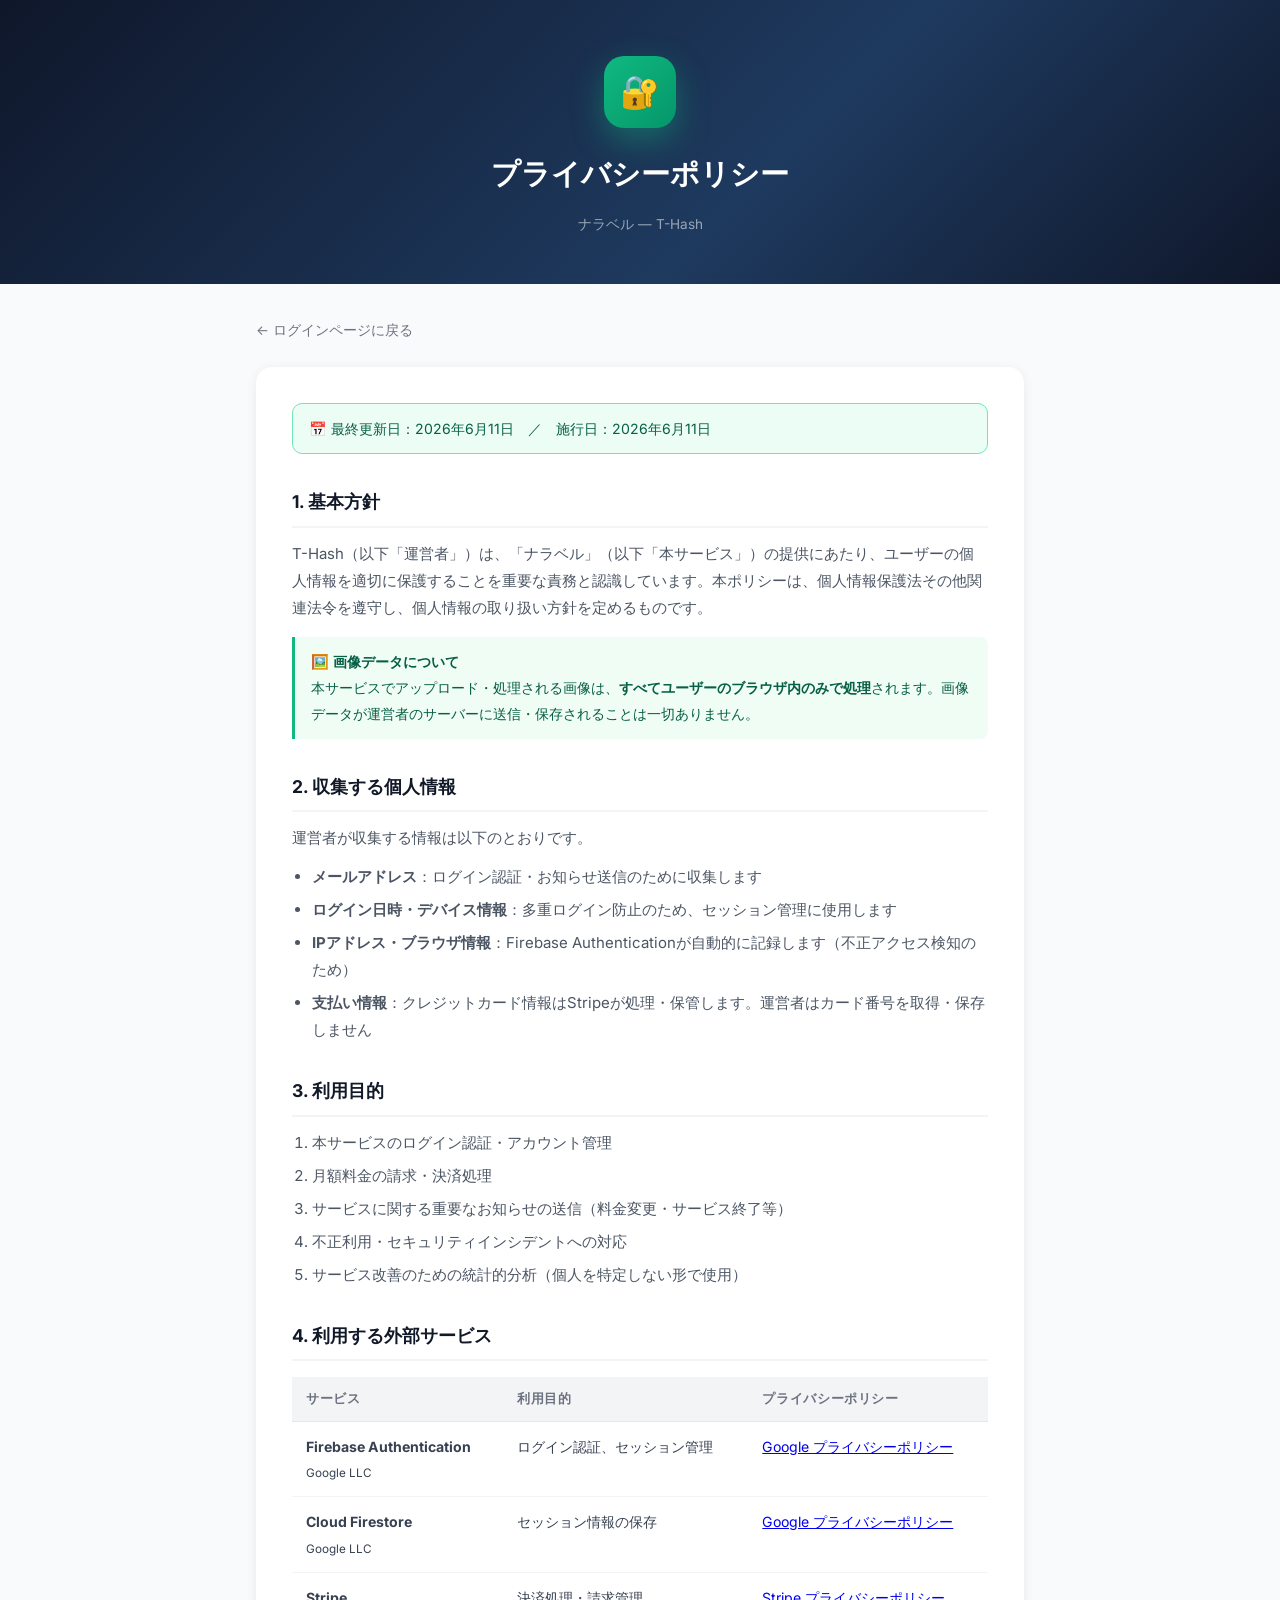
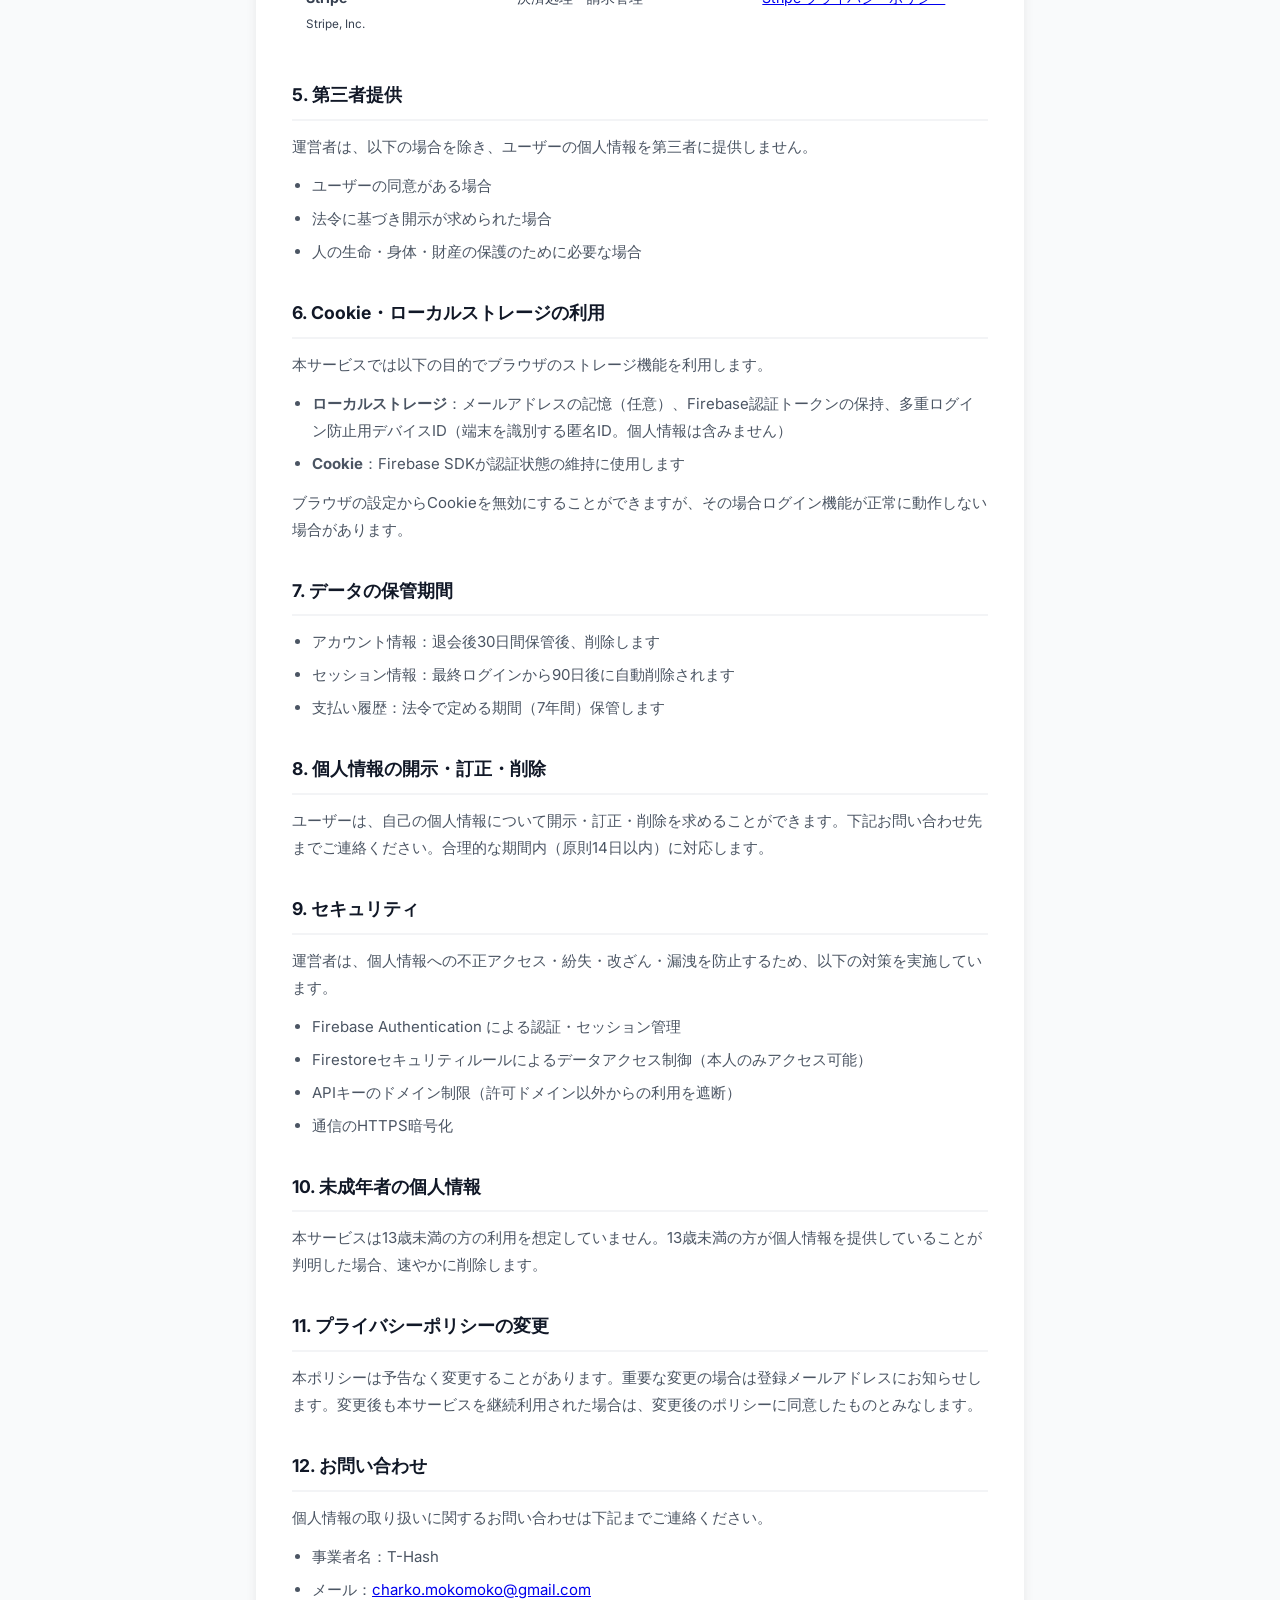
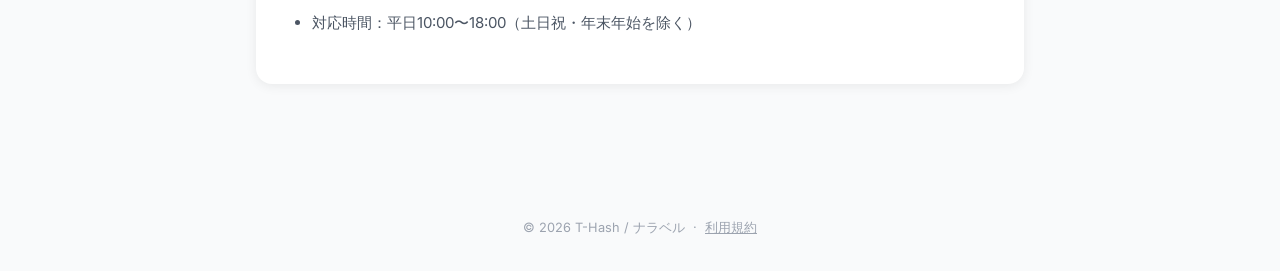
<file: privacy.html>
<!DOCTYPE html>
<html lang="ja">
<head>
  <meta charset="UTF-8">
  <meta name="viewport" content="width=device-width, initial-scale=1.0">
  <title>プライバシーポリシー — ナラベル</title>
  <link rel="preconnect" href="https://fonts.googleapis.com">
  <link href="https://fonts.googleapis.com/css2?family=Inter:wght@400;500;600;700&display=swap" rel="stylesheet">
  <style>
    *{box-sizing:border-box;margin:0;padding:0;}
    body{font-family:Inter,-apple-system,BlinkMacSystemFont,'Segoe UI','Noto Sans JP',sans-serif;background:#f9fafb;color:#374151;line-height:1.8;font-size:15px;}

    .cover{background:linear-gradient(135deg,#0f172a 0%,#1e3a5f 60%,#0f172a 100%);color:white;text-align:center;padding:56px 24px 48px;}
    .cover-icon{width:72px;height:72px;border-radius:20px;background:linear-gradient(135deg,#10b981,#059669);display:flex;align-items:center;justify-content:center;font-size:2rem;margin:0 auto 20px;box-shadow:0 12px 32px rgba(16,185,129,.4);}
    .cover h1{font-size:1.8rem;font-weight:700;margin-bottom:8px;}
    .cover .meta{font-size:.85rem;opacity:.55;margin-top:12px;}

    .content{max-width:800px;margin:0 auto;padding:32px 16px 80px;}

    .back-link{display:inline-flex;align-items:center;gap:6px;color:#6b7280;font-size:.85rem;text-decoration:none;margin-bottom:24px;}
    .back-link:hover{color:#374151;}

    .card{background:white;border-radius:16px;padding:36px;margin-bottom:20px;box-shadow:0 2px 12px rgba(0,0,0,.07);}

    .updated{background:#ecfdf5;border:1px solid #6ee7b7;border-radius:10px;padding:12px 16px;font-size:.88rem;color:#065f46;margin-bottom:32px;}

    h2{font-size:1.1rem;font-weight:700;color:#111827;margin:32px 0 12px;padding-bottom:8px;border-bottom:2px solid #f3f4f6;}
    h2:first-of-type{margin-top:0;}

    p{margin-bottom:12px;color:#4b5563;}
    ol,ul{padding-left:20px;margin-bottom:12px;color:#4b5563;}
    li{margin-bottom:6px;}

    .highlight{background:#f0fdf4;border-left:3px solid #10b981;border-radius:0 8px 8px 0;padding:12px 16px;margin:16px 0;font-size:.9rem;color:#065f46;}
    .highlight.warn{background:#fef9c3;border-color:#f59e0b;color:#92400e;}

    .service-table{width:100%;border-collapse:collapse;margin:16px 0;}
    .service-table th{background:#f3f4f6;color:#6b7280;font-size:.8rem;font-weight:600;letter-spacing:.05em;padding:10px 14px;text-align:left;border-bottom:1px solid #e5e7eb;}
    .service-table td{padding:12px 14px;font-size:.88rem;border-bottom:1px solid #f3f4f6;color:#374151;vertical-align:top;}
    .service-table tr:last-child td{border-bottom:none;}

    footer{text-align:center;color:#9ca3af;font-size:.8rem;padding:32px 16px;}
  </style>
</head>
<body>

<div class="cover">
  <div class="cover-icon">🔐</div>
  <h1>プライバシーポリシー</h1>
  <div class="meta">ナラベル — T-Hash</div>
</div>

<div class="content">
  <a href="index.html" class="back-link">← ログインページに戻る</a>

  <div class="card">
    <div class="updated">📅 最終更新日：2026年6月11日　／　施行日：2026年6月11日</div>

    <h2>1. 基本方針</h2>
    <p>T-Hash（以下「運営者」）は、「ナラベル」（以下「本サービス」）の提供にあたり、ユーザーの個人情報を適切に保護することを重要な責務と認識しています。本ポリシーは、個人情報保護法その他関連法令を遵守し、個人情報の取り扱い方針を定めるものです。</p>

    <div class="highlight">
      🖼️ <strong>画像データについて</strong><br>
      本サービスでアップロード・処理される画像は、<strong>すべてユーザーのブラウザ内のみで処理</strong>されます。画像データが運営者のサーバーに送信・保存されることは一切ありません。
    </div>

    <h2>2. 収集する個人情報</h2>
    <p>運営者が収集する情報は以下のとおりです。</p>
    <ul>
      <li><strong>メールアドレス</strong>：ログイン認証・お知らせ送信のために収集します</li>
      <li><strong>ログイン日時・デバイス情報</strong>：多重ログイン防止のため、セッション管理に使用します</li>
      <li><strong>IPアドレス・ブラウザ情報</strong>：Firebase Authenticationが自動的に記録します（不正アクセス検知のため）</li>
      <li><strong>支払い情報</strong>：クレジットカード情報はStripeが処理・保管します。運営者はカード番号を取得・保存しません</li>
    </ul>

    <h2>3. 利用目的</h2>
    <ol>
      <li>本サービスのログイン認証・アカウント管理</li>
      <li>月額料金の請求・決済処理</li>
      <li>サービスに関する重要なお知らせの送信（料金変更・サービス終了等）</li>
      <li>不正利用・セキュリティインシデントへの対応</li>
      <li>サービス改善のための統計的分析（個人を特定しない形で使用）</li>
    </ol>

    <h2>4. 利用する外部サービス</h2>
    <table class="service-table">
      <thead>
        <tr><th>サービス</th><th>利用目的</th><th>プライバシーポリシー</th></tr>
      </thead>
      <tbody>
        <tr>
          <td><strong>Firebase Authentication</strong><br><small>Google LLC</small></td>
          <td>ログイン認証、セッション管理</td>
          <td><a href="https://policies.google.com/privacy" target="_blank" rel="noopener">Google プライバシーポリシー</a></td>
        </tr>
        <tr>
          <td><strong>Cloud Firestore</strong><br><small>Google LLC</small></td>
          <td>セッション情報の保存</td>
          <td><a href="https://policies.google.com/privacy" target="_blank" rel="noopener">Google プライバシーポリシー</a></td>
        </tr>
        <tr>
          <td><strong>Stripe</strong><br><small>Stripe, Inc.</small></td>
          <td>決済処理・請求管理</td>
          <td><a href="https://stripe.com/jp/privacy" target="_blank" rel="noopener">Stripe プライバシーポリシー</a></td>
        </tr>
      </tbody>
    </table>

    <h2>5. 第三者提供</h2>
    <p>運営者は、以下の場合を除き、ユーザーの個人情報を第三者に提供しません。</p>
    <ul>
      <li>ユーザーの同意がある場合</li>
      <li>法令に基づき開示が求められた場合</li>
      <li>人の生命・身体・財産の保護のために必要な場合</li>
    </ul>

    <h2>6. Cookie・ローカルストレージの利用</h2>
    <p>本サービスでは以下の目的でブラウザのストレージ機能を利用します。</p>
    <ul>
      <li><strong>ローカルストレージ</strong>：メールアドレスの記憶（任意）、Firebase認証トークンの保持、多重ログイン防止用デバイスID（端末を識別する匿名ID。個人情報は含みません）</li>
      <li><strong>Cookie</strong>：Firebase SDKが認証状態の維持に使用します</li>
    </ul>
    <p>ブラウザの設定からCookieを無効にすることができますが、その場合ログイン機能が正常に動作しない場合があります。</p>

    <h2>7. データの保管期間</h2>
    <ul>
      <li>アカウント情報：退会後30日間保管後、削除します</li>
      <li>セッション情報：最終ログインから90日後に自動削除されます</li>
      <li>支払い履歴：法令で定める期間（7年間）保管します</li>
    </ul>

    <h2>8. 個人情報の開示・訂正・削除</h2>
    <p>ユーザーは、自己の個人情報について開示・訂正・削除を求めることができます。下記お問い合わせ先までご連絡ください。合理的な期間内（原則14日以内）に対応します。</p>

    <h2>9. セキュリティ</h2>
    <p>運営者は、個人情報への不正アクセス・紛失・改ざん・漏洩を防止するため、以下の対策を実施しています。</p>
    <ul>
      <li>Firebase Authentication による認証・セッション管理</li>
      <li>Firestoreセキュリティルールによるデータアクセス制御（本人のみアクセス可能）</li>
      <li>APIキーのドメイン制限（許可ドメイン以外からの利用を遮断）</li>
      <li>通信のHTTPS暗号化</li>
    </ul>

    <h2>10. 未成年者の個人情報</h2>
    <p>本サービスは13歳未満の方の利用を想定していません。13歳未満の方が個人情報を提供していることが判明した場合、速やかに削除します。</p>

    <h2>11. プライバシーポリシーの変更</h2>
    <p>本ポリシーは予告なく変更することがあります。重要な変更の場合は登録メールアドレスにお知らせします。変更後も本サービスを継続利用された場合は、変更後のポリシーに同意したものとみなします。</p>

    <h2>12. お問い合わせ</h2>
    <p>個人情報の取り扱いに関するお問い合わせは下記までご連絡ください。</p>
    <ul>
      <li>事業者名：T-Hash</li>
      <li>メール：<a href="mailto:charko.mokomoko@gmail.com">charko.mokomoko@gmail.com</a></li>
      <li>対応時間：平日10:00〜18:00（土日祝・年末年始を除く）</li>
    </ul>
  </div>
</div>

<footer>
  &copy; 2026 T-Hash / ナラベル &nbsp;·&nbsp;
  <a href="terms.html" style="color:#9ca3af;">利用規約</a>
</footer>

</body>
</html>
</file>
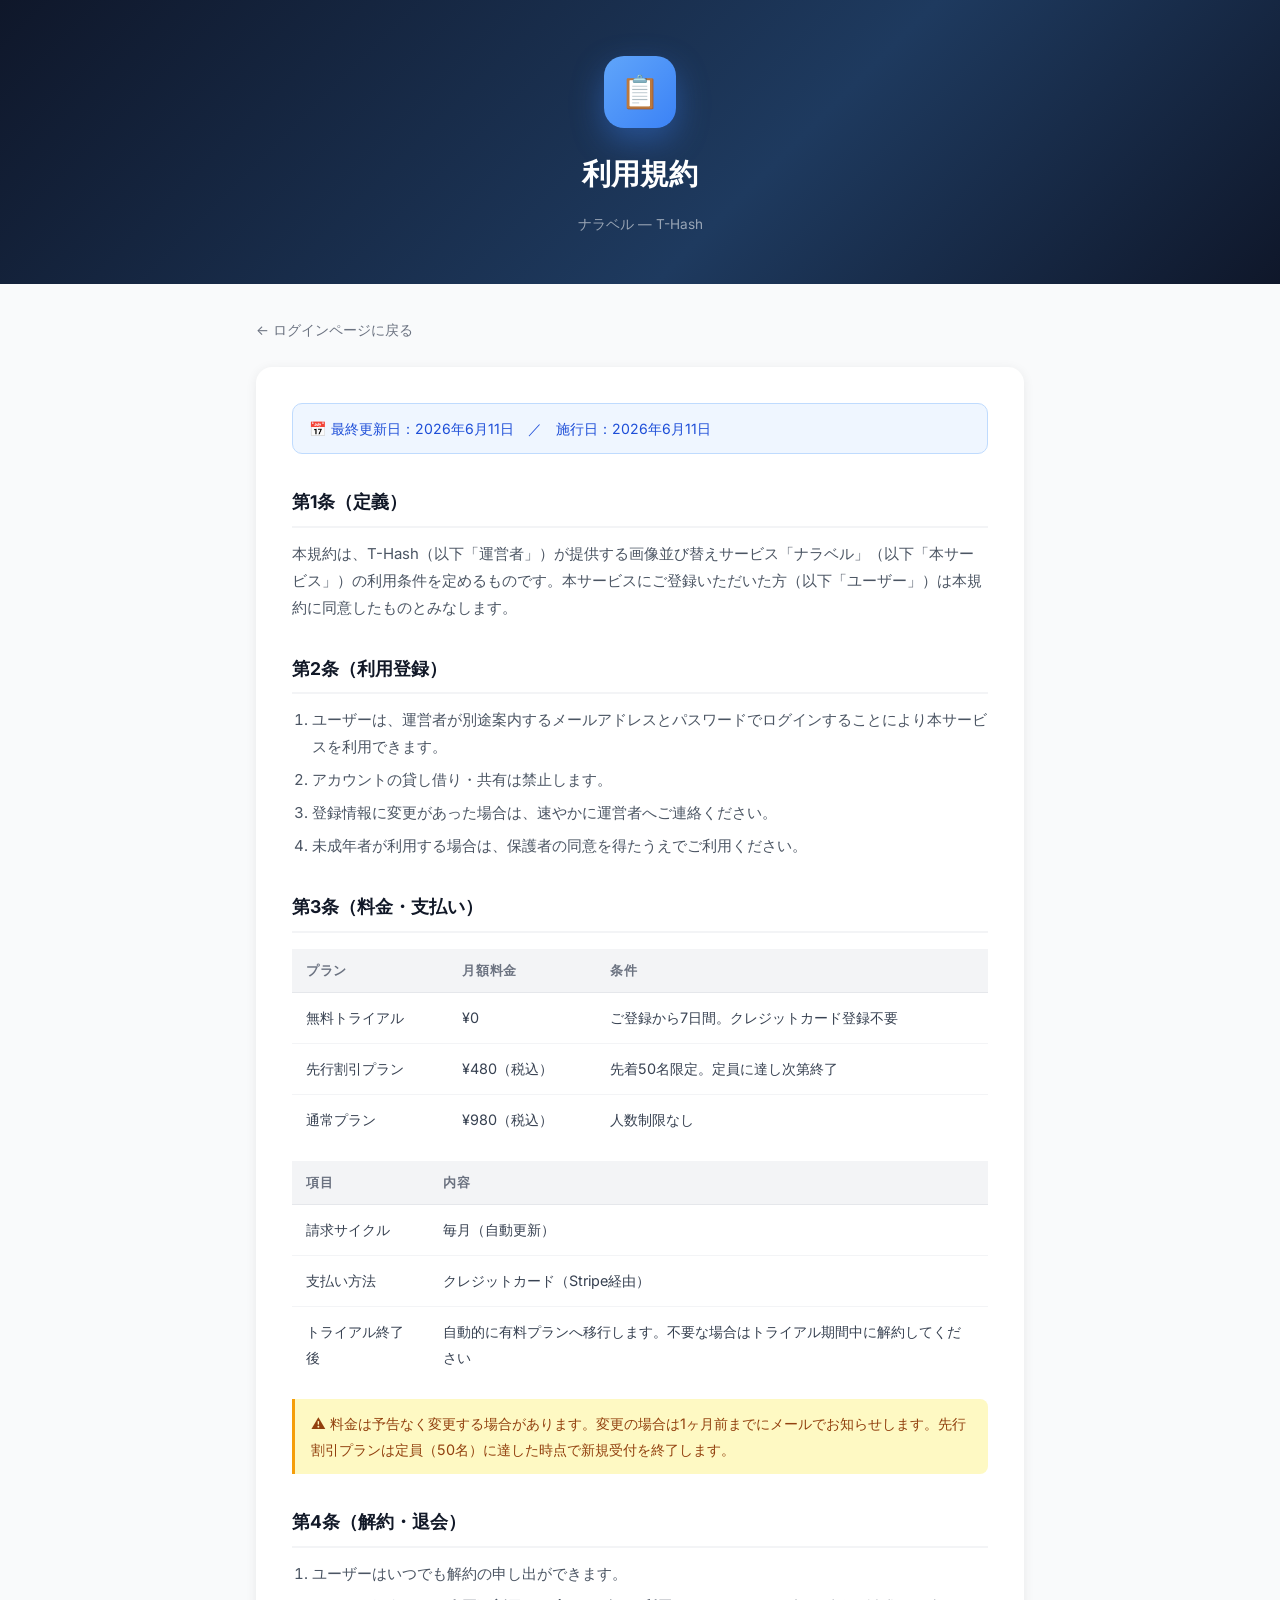
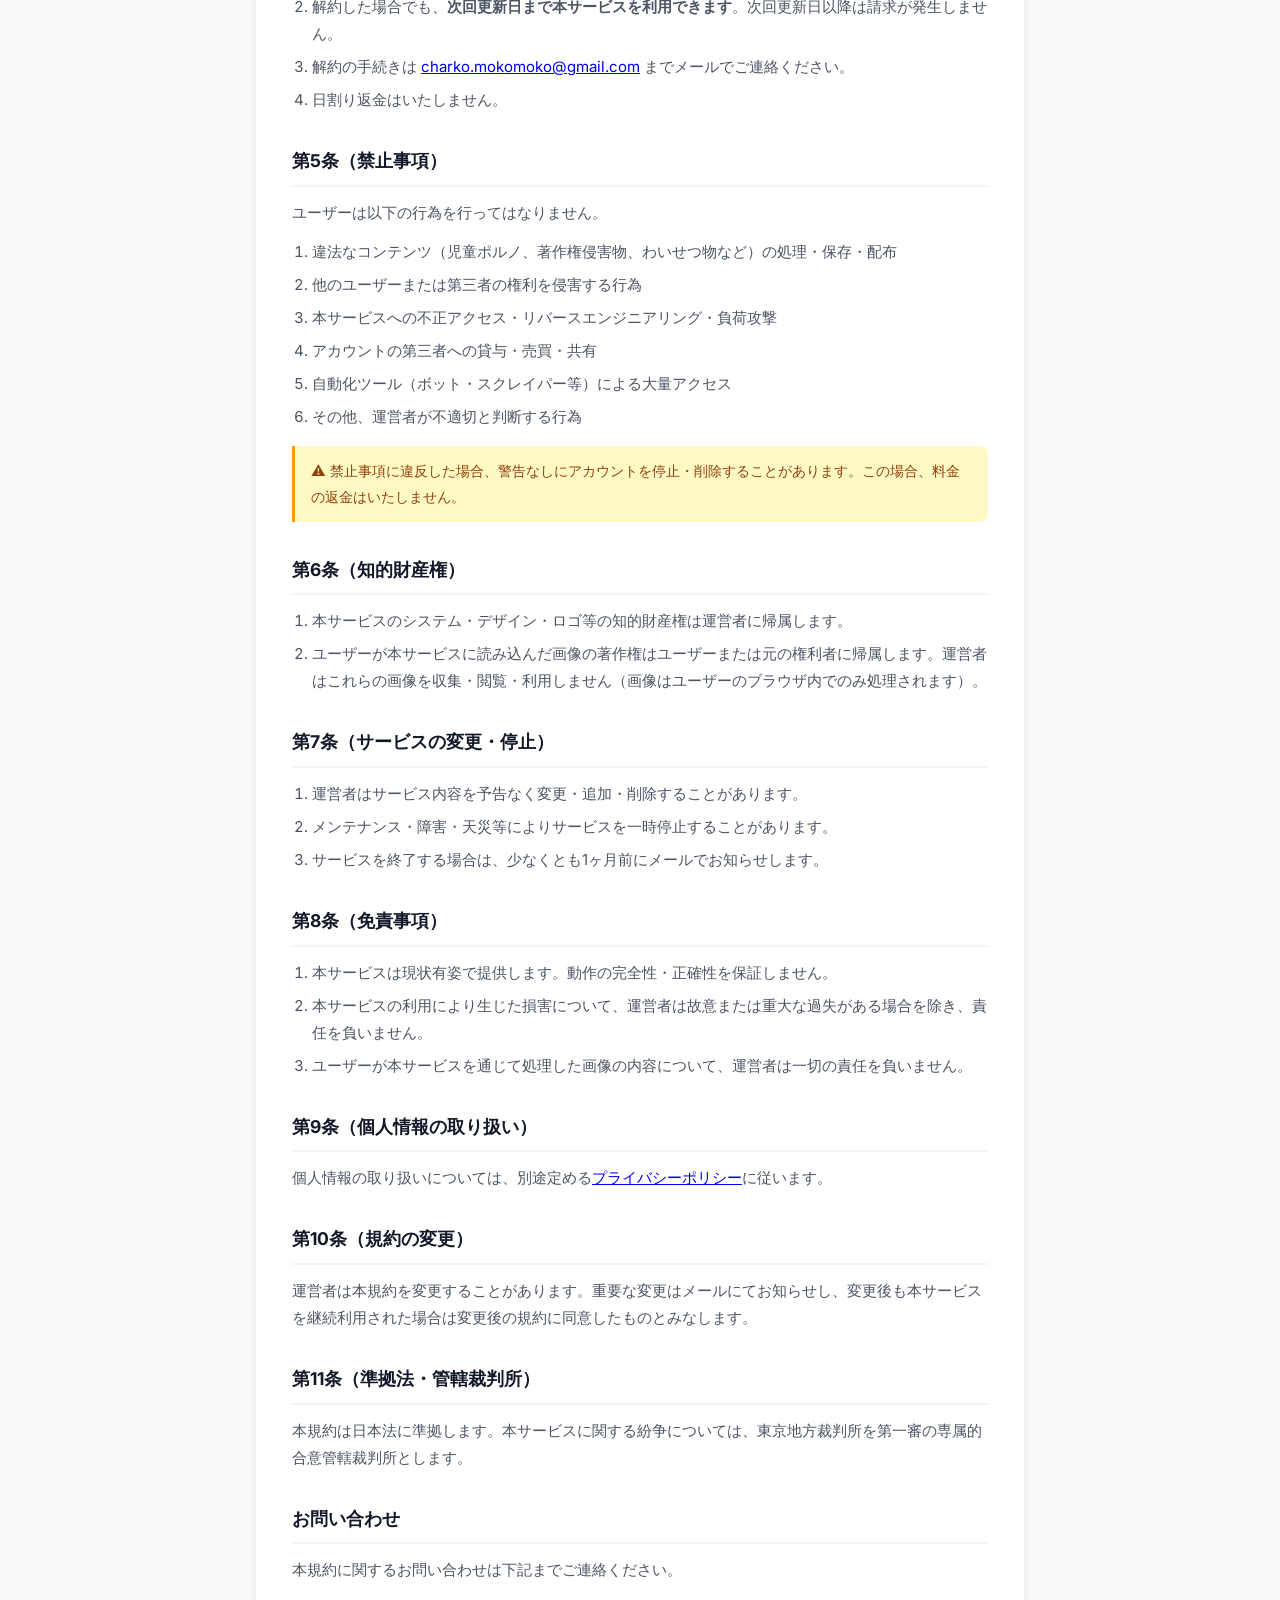
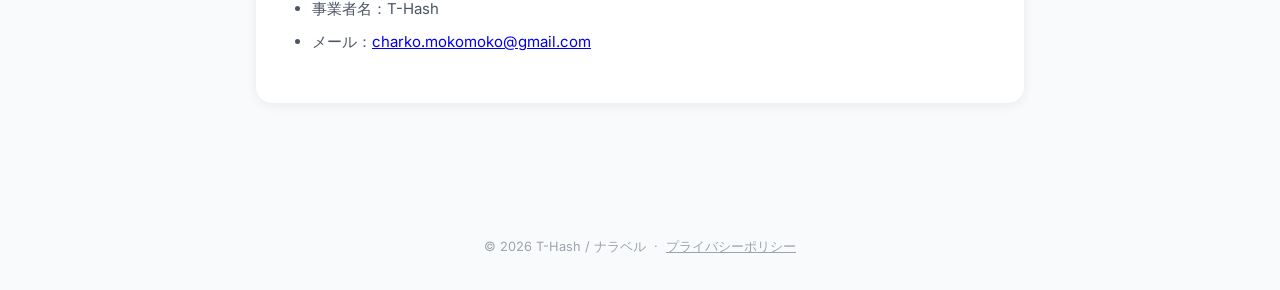
<file: terms.html>
<!DOCTYPE html>
<html lang="ja">
<head>
  <meta charset="UTF-8">
  <meta name="viewport" content="width=device-width, initial-scale=1.0">
  <title>利用規約 — ナラベル</title>
  <link rel="preconnect" href="https://fonts.googleapis.com">
  <link href="https://fonts.googleapis.com/css2?family=Inter:wght@400;500;600;700&display=swap" rel="stylesheet">
  <style>
    *{box-sizing:border-box;margin:0;padding:0;}
    body{font-family:Inter,-apple-system,BlinkMacSystemFont,'Segoe UI','Noto Sans JP',sans-serif;background:#f9fafb;color:#374151;line-height:1.8;font-size:15px;}

    .cover{background:linear-gradient(135deg,#0f172a 0%,#1e3a5f 60%,#0f172a 100%);color:white;text-align:center;padding:56px 24px 48px;}
    .cover-icon{width:72px;height:72px;border-radius:20px;background:linear-gradient(135deg,#60a5fa,#3b82f6);display:flex;align-items:center;justify-content:center;font-size:2rem;margin:0 auto 20px;box-shadow:0 12px 32px rgba(59,130,246,.4);}
    .cover h1{font-size:1.8rem;font-weight:700;margin-bottom:8px;}
    .cover .meta{font-size:.85rem;opacity:.55;margin-top:12px;}

    .content{max-width:800px;margin:0 auto;padding:32px 16px 80px;}

    .back-link{display:inline-flex;align-items:center;gap:6px;color:#6b7280;font-size:.85rem;text-decoration:none;margin-bottom:24px;}
    .back-link:hover{color:#374151;}

    .card{background:white;border-radius:16px;padding:36px;margin-bottom:20px;box-shadow:0 2px 12px rgba(0,0,0,.07);}

    .updated{background:#eff6ff;border:1px solid #bfdbfe;border-radius:10px;padding:12px 16px;font-size:.88rem;color:#1d4ed8;margin-bottom:32px;}

    h2{font-size:1.1rem;font-weight:700;color:#111827;margin:32px 0 12px;padding-bottom:8px;border-bottom:2px solid #f3f4f6;}
    h2:first-of-type{margin-top:0;}

    p{margin-bottom:12px;color:#4b5563;}
    ol,ul{padding-left:20px;margin-bottom:12px;color:#4b5563;}
    li{margin-bottom:6px;}

    .highlight{background:#fef9c3;border-left:3px solid #f59e0b;border-radius:0 8px 8px 0;padding:12px 16px;margin:16px 0;font-size:.9rem;color:#92400e;}

    .price-table{width:100%;border-collapse:collapse;margin:16px 0;}
    .price-table th{background:#f3f4f6;color:#6b7280;font-size:.8rem;font-weight:600;letter-spacing:.05em;padding:10px 14px;text-align:left;border-bottom:1px solid #e5e7eb;}
    .price-table td{padding:12px 14px;font-size:.9rem;border-bottom:1px solid #f3f4f6;color:#374151;}
    .price-table tr:last-child td{border-bottom:none;}
    .price-placeholder{background:#fef3c7;color:#92400e;font-weight:600;padding:2px 8px;border-radius:4px;}

    footer{text-align:center;color:#9ca3af;font-size:.8rem;padding:32px 16px;}
  </style>
</head>
<body>

<div class="cover">
  <div class="cover-icon">📋</div>
  <h1>利用規約</h1>
  <div class="meta">ナラベル — T-Hash</div>
</div>

<div class="content">
  <a href="index.html" class="back-link">← ログインページに戻る</a>

  <div class="card">
    <div class="updated">📅 最終更新日：2026年6月11日　／　施行日：2026年6月11日</div>

    <h2>第1条（定義）</h2>
    <p>本規約は、T-Hash（以下「運営者」）が提供する画像並び替えサービス「ナラベル」（以下「本サービス」）の利用条件を定めるものです。本サービスにご登録いただいた方（以下「ユーザー」）は本規約に同意したものとみなします。</p>

    <h2>第2条（利用登録）</h2>
    <ol>
      <li>ユーザーは、運営者が別途案内するメールアドレスとパスワードでログインすることにより本サービスを利用できます。</li>
      <li>アカウントの貸し借り・共有は禁止します。</li>
      <li>登録情報に変更があった場合は、速やかに運営者へご連絡ください。</li>
      <li>未成年者が利用する場合は、保護者の同意を得たうえでご利用ください。</li>
    </ol>

    <h2>第3条（料金・支払い）</h2>
    <table class="price-table">
      <thead>
        <tr><th>プラン</th><th>月額料金</th><th>条件</th></tr>
      </thead>
      <tbody>
        <tr>
          <td>無料トライアル</td>
          <td>¥0</td>
          <td>ご登録から7日間。クレジットカード登録不要</td>
        </tr>
        <tr>
          <td>先行割引プラン</td>
          <td>¥480（税込）</td>
          <td>先着50名限定。定員に達し次第終了</td>
        </tr>
        <tr>
          <td>通常プラン</td>
          <td>¥980（税込）</td>
          <td>人数制限なし</td>
        </tr>
      </tbody>
    </table>
    <table class="price-table" style="margin-top:12px;">
      <thead>
        <tr><th>項目</th><th>内容</th></tr>
      </thead>
      <tbody>
        <tr>
          <td>請求サイクル</td>
          <td>毎月（自動更新）</td>
        </tr>
        <tr>
          <td>支払い方法</td>
          <td>クレジットカード（Stripe経由）</td>
        </tr>
        <tr>
          <td>トライアル終了後</td>
          <td>自動的に有料プランへ移行します。不要な場合はトライアル期間中に解約してください</td>
        </tr>
      </tbody>
    </table>
    <div class="highlight">⚠️ 料金は予告なく変更する場合があります。変更の場合は1ヶ月前までにメールでお知らせします。先行割引プランは定員（50名）に達した時点で新規受付を終了します。</div>

    <h2>第4条（解約・退会）</h2>
    <ol>
      <li>ユーザーはいつでも解約の申し出ができます。</li>
      <li>解約した場合でも、<strong>次回更新日まで本サービスを利用できます</strong>。次回更新日以降は請求が発生しません。</li>
      <li>解約の手続きは <a href="mailto:charko.mokomoko@gmail.com">charko.mokomoko@gmail.com</a> までメールでご連絡ください。</li>
      <li>日割り返金はいたしません。</li>
    </ol>

    <h2>第5条（禁止事項）</h2>
    <p>ユーザーは以下の行為を行ってはなりません。</p>
    <ol>
      <li>違法なコンテンツ（児童ポルノ、著作権侵害物、わいせつ物など）の処理・保存・配布</li>
      <li>他のユーザーまたは第三者の権利を侵害する行為</li>
      <li>本サービスへの不正アクセス・リバースエンジニアリング・負荷攻撃</li>
      <li>アカウントの第三者への貸与・売買・共有</li>
      <li>自動化ツール（ボット・スクレイパー等）による大量アクセス</li>
      <li>その他、運営者が不適切と判断する行為</li>
    </ol>
    <div class="highlight">⚠️ 禁止事項に違反した場合、警告なしにアカウントを停止・削除することがあります。この場合、料金の返金はいたしません。</div>

    <h2>第6条（知的財産権）</h2>
    <ol>
      <li>本サービスのシステム・デザイン・ロゴ等の知的財産権は運営者に帰属します。</li>
      <li>ユーザーが本サービスに読み込んだ画像の著作権はユーザーまたは元の権利者に帰属します。運営者はこれらの画像を収集・閲覧・利用しません（画像はユーザーのブラウザ内でのみ処理されます）。</li>
    </ol>

    <h2>第7条（サービスの変更・停止）</h2>
    <ol>
      <li>運営者はサービス内容を予告なく変更・追加・削除することがあります。</li>
      <li>メンテナンス・障害・天災等によりサービスを一時停止することがあります。</li>
      <li>サービスを終了する場合は、少なくとも1ヶ月前にメールでお知らせします。</li>
    </ol>

    <h2>第8条（免責事項）</h2>
    <ol>
      <li>本サービスは現状有姿で提供します。動作の完全性・正確性を保証しません。</li>
      <li>本サービスの利用により生じた損害について、運営者は故意または重大な過失がある場合を除き、責任を負いません。</li>
      <li>ユーザーが本サービスを通じて処理した画像の内容について、運営者は一切の責任を負いません。</li>
    </ol>

    <h2>第9条（個人情報の取り扱い）</h2>
    <p>個人情報の取り扱いについては、別途定める<a href="privacy.html">プライバシーポリシー</a>に従います。</p>

    <h2>第10条（規約の変更）</h2>
    <p>運営者は本規約を変更することがあります。重要な変更はメールにてお知らせし、変更後も本サービスを継続利用された場合は変更後の規約に同意したものとみなします。</p>

    <h2>第11条（準拠法・管轄裁判所）</h2>
    <p>本規約は日本法に準拠します。本サービスに関する紛争については、東京地方裁判所を第一審の専属的合意管轄裁判所とします。</p>

    <h2>お問い合わせ</h2>
    <p>本規約に関するお問い合わせは下記までご連絡ください。</p>
    <ul>
      <li>事業者名：T-Hash</li>
      <li>メール：<a href="mailto:charko.mokomoko@gmail.com">charko.mokomoko@gmail.com</a></li>
    </ul>
  </div>
</div>

<footer>
  &copy; 2026 T-Hash / ナラベル &nbsp;·&nbsp;
  <a href="privacy.html" style="color:#9ca3af;">プライバシーポリシー</a>
</footer>

</body>
</html>
</file>
